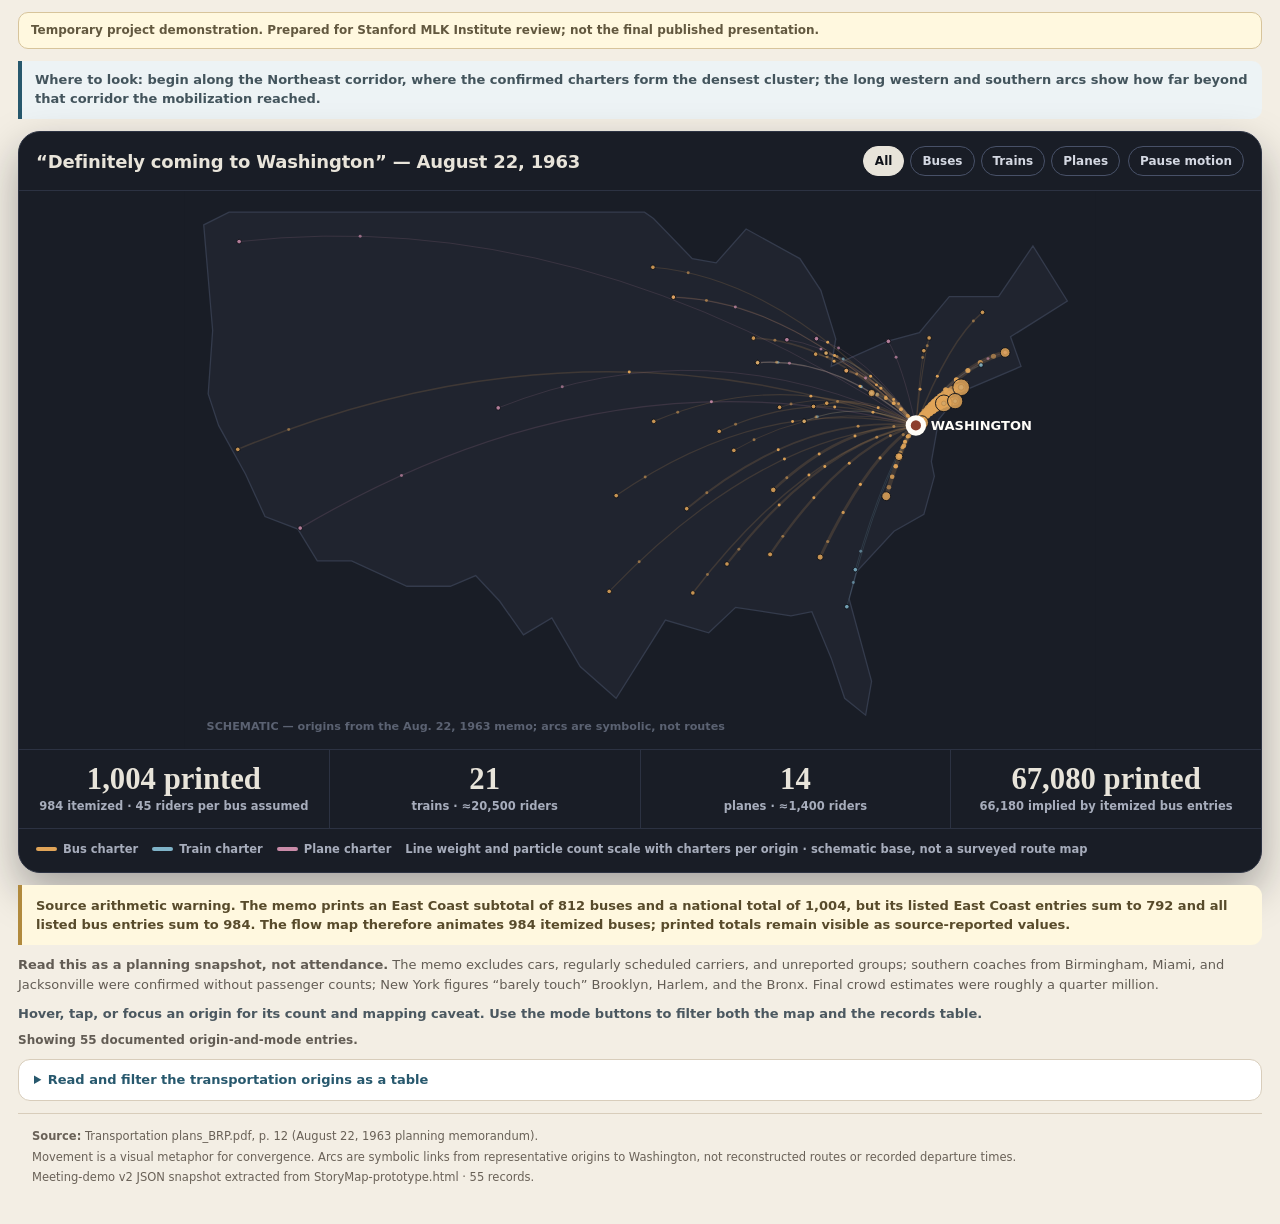
<file: index.html>
<!doctype html>
<html lang="en">
<head>
  <meta charset="utf-8">
  <meta name="viewport" content="width=device-width, initial-scale=1">
  <meta name="robots" content="noindex,nofollow">
  <meta name="theme-color" content="#191d26">
  <meta name="description" content="Interactive schematic map of buses, chartered trains, and planes recorded as definitely coming to the 1963 March on Washington.">
  <title>Definitely coming to Washington — interactive demonstration</title>
  <link rel="stylesheet" href="./assets/convergence.css">
</head>
<body>
  <a class="skip-link" href="#visualization">Skip to the visualization</a>
  <main>
    <p class="staging-banner" role="note"><strong>Temporary project demonstration.</strong> Prepared for Stanford MLK Institute review; not the final published presentation.</p>

    <section class="visualization" id="visualization" aria-labelledby="visualization-title">
      <h1 class="sr-only" id="visualization-title">Definitely coming to Washington — August 22, 1963</h1>
      <p class="map-reading-note"><strong>Where to look:</strong> begin along the Northeast corridor, where the confirmed charters form the densest cluster; the long western and southern arcs show how far beyond that corridor the mobilization reached.</p>

      <div class="flow-shell">
        <div class="flow-toolbar">
          <strong>“Definitely coming to Washington” — August 22, 1963</strong>
          <div class="flow-actions">
            <div class="flow-controls" aria-label="Filter transportation modes">
              <button type="button" class="mode-toggle on" data-mode="all" aria-pressed="true">All</button>
              <button type="button" class="mode-toggle" data-mode="bus" aria-pressed="false">Buses</button>
              <button type="button" class="mode-toggle" data-mode="train" aria-pressed="false">Trains</button>
              <button type="button" class="mode-toggle" data-mode="plane" aria-pressed="false">Planes</button>
            </div>
            <button type="button" class="pause-toggle" id="pauseToggle" aria-pressed="false">Pause motion</button>
          </div>
        </div>

        <div class="flow-wrap">
          <svg id="flowSvg" viewBox="0 0 980 600" role="group" aria-labelledby="flowMapTitle flowMapDescription" aria-describedby="flowInstructions" focusable="false" preserveAspectRatio="xMidYMid meet"></svg>
          <div class="flow-tip" id="flowTip" role="status" aria-live="polite"></div>
          <div class="load-error" id="loadError" hidden>
            <strong>The interactive map could not load its data.</strong>
            <span>Open the records table below or reload the page.</span>
          </div>
        </div>

        <div class="mode-metrics" aria-label="Transportation planning totals">
          <div class="metric"><b>1,004 printed</b><span>984 itemized · 45 riders per bus assumed</span></div>
          <div class="metric"><b>21</b><span>trains · ≈20,500 riders</span></div>
          <div class="metric"><b>14</b><span>planes · ≈1,400 riders</span></div>
          <div class="metric"><b>67,080 printed</b><span>66,180 implied by itemized bus entries</span></div>
        </div>

        <div class="flow-legend">
          <span><i class="bus"></i>Bus charter</span>
          <span><i class="train"></i>Train charter</span>
          <span><i class="plane"></i>Plane charter</span>
          <span>Line weight and particle count scale with charters per origin · schematic base, not a surveyed route map</span>
        </div>
      </div>

      <div class="data-discrepancy" role="note"><strong>Source arithmetic warning.</strong> The memo prints an East Coast subtotal of 812 buses and a national total of 1,004, but its listed East Coast entries sum to 792 and all listed bus entries sum to 984. The flow map therefore animates 984 itemized buses; printed totals remain visible as source-reported values.</div>

      <p class="flow-note"><strong>Read this as a planning snapshot, not attendance.</strong> The memo excludes cars, regularly scheduled carriers, and unreported groups; southern coaches from Birmingham, Miami, and Jacksonville were confirmed without passenger counts; New York figures “barely touch” Brooklyn, Harlem, and the Bronx. Final crowd estimates were roughly a quarter million.</p>

      <p class="interaction-note" id="flowInstructions">Hover, tap, or focus an origin for its count and mapping caveat. Use the mode buttons to filter both the map and the records table.</p>
      <div class="flow-a11y-status" id="flowA11yStatus" aria-live="polite">Loading 55 documented origin-and-mode entries…</div>

      <details class="flow-data" id="records">
        <summary>Read and filter the transportation origins as a table</summary>
        <div class="flow-table-scroll">
          <table>
            <caption class="sr-only">Cities, modes, charter counts, and geometry notes from the August 22 transportation memorandum</caption>
            <thead><tr><th scope="col">Origin</th><th scope="col">Mode</th><th scope="col">Charters</th><th scope="col">Map note</th></tr></thead>
            <tbody id="flowDataBody"></tbody>
          </table>
        </div>
      </details>
    </section>

    <footer>
      <p><strong>Source:</strong> Transportation plans_BRP.pdf, p. 12 (August 22, 1963 planning memorandum).</p>
      <p>Movement is a visual metaphor for convergence. Arcs are symbolic links from representative origins to Washington, not reconstructed routes or recorded departure times.</p>
      <p id="dataVersion">Data snapshot: local meeting-demo package.</p>
    </footer>
  </main>
  <script src="./config.js"></script>
  <script src="./assets/convergence.js"></script>
</body>
</html>
</file>
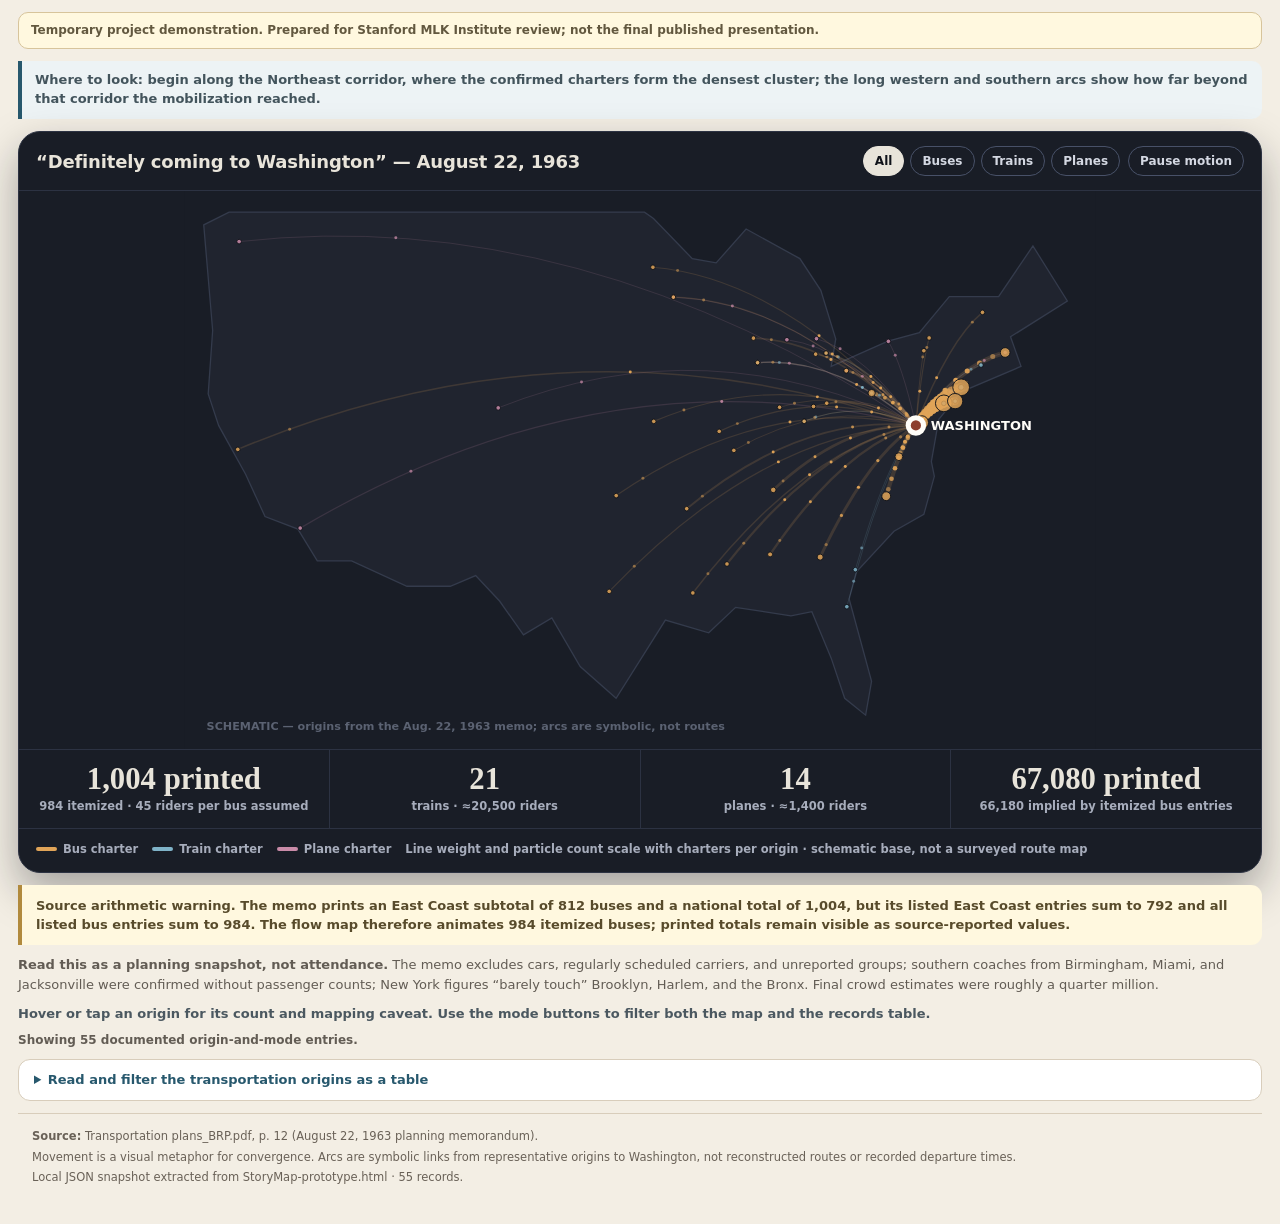
<file: march-convergence-demo/index.html>
<!doctype html>
<html lang="en">
<head>
  <meta charset="utf-8">
  <meta name="viewport" content="width=device-width, initial-scale=1">
  <meta name="robots" content="noindex,nofollow">
  <meta name="theme-color" content="#191d26">
  <meta name="description" content="Interactive schematic map of buses, chartered trains, and planes recorded as definitely coming to the 1963 March on Washington.">
  <title>Definitely coming to Washington — interactive demonstration</title>
  <link rel="stylesheet" href="./assets/convergence.css">
</head>
<body>
  <a class="skip-link" href="#visualization">Skip to the visualization</a>
  <main>
    <p class="staging-banner" role="note"><strong>Temporary project demonstration.</strong> Prepared for Stanford MLK Institute review; not the final published presentation.</p>

    <section class="visualization" id="visualization" aria-labelledby="visualization-title">
      <h1 class="sr-only" id="visualization-title">Definitely coming to Washington — August 22, 1963</h1>
      <p class="map-reading-note"><strong>Where to look:</strong> begin along the Northeast corridor, where the confirmed charters form the densest cluster; the long western and southern arcs show how far beyond that corridor the mobilization reached.</p>

      <div class="flow-shell">
        <div class="flow-toolbar">
          <strong>“Definitely coming to Washington” — August 22, 1963</strong>
          <div class="flow-actions">
            <div class="flow-controls" aria-label="Filter transportation modes">
              <button type="button" class="mode-toggle on" data-mode="all" aria-pressed="true">All</button>
              <button type="button" class="mode-toggle" data-mode="bus" aria-pressed="false">Buses</button>
              <button type="button" class="mode-toggle" data-mode="train" aria-pressed="false">Trains</button>
              <button type="button" class="mode-toggle" data-mode="plane" aria-pressed="false">Planes</button>
            </div>
            <button type="button" class="pause-toggle" id="pauseToggle" aria-pressed="false">Pause motion</button>
          </div>
        </div>

        <div class="flow-wrap">
          <svg id="flowSvg" viewBox="0 0 980 600" aria-hidden="true" focusable="false" preserveAspectRatio="xMidYMid meet"></svg>
          <div class="flow-tip" id="flowTip" role="status" aria-live="polite"></div>
          <div class="load-error" id="loadError" hidden>
            <strong>The interactive map could not load its data.</strong>
            <span>Open the records table below or reload the page.</span>
          </div>
        </div>

        <div class="mode-metrics" aria-label="Transportation planning totals">
          <div class="metric"><b>1,004 printed</b><span>984 itemized · 45 riders per bus assumed</span></div>
          <div class="metric"><b>21</b><span>trains · ≈20,500 riders</span></div>
          <div class="metric"><b>14</b><span>planes · ≈1,400 riders</span></div>
          <div class="metric"><b>67,080 printed</b><span>66,180 implied by itemized bus entries</span></div>
        </div>

        <div class="flow-legend">
          <span><i class="bus"></i>Bus charter</span>
          <span><i class="train"></i>Train charter</span>
          <span><i class="plane"></i>Plane charter</span>
          <span>Line weight and particle count scale with charters per origin · schematic base, not a surveyed route map</span>
        </div>
      </div>

      <div class="data-discrepancy" role="note"><strong>Source arithmetic warning.</strong> The memo prints an East Coast subtotal of 812 buses and a national total of 1,004, but its listed East Coast entries sum to 792 and all listed bus entries sum to 984. The flow map therefore animates 984 itemized buses; printed totals remain visible as source-reported values.</div>

      <p class="flow-note"><strong>Read this as a planning snapshot, not attendance.</strong> The memo excludes cars, regularly scheduled carriers, and unreported groups; southern coaches from Birmingham, Miami, and Jacksonville were confirmed without passenger counts; New York figures “barely touch” Brooklyn, Harlem, and the Bronx. Final crowd estimates were roughly a quarter million.</p>

      <p class="interaction-note">Hover or tap an origin for its count and mapping caveat. Use the mode buttons to filter both the map and the records table.</p>
      <div class="flow-a11y-status" id="flowA11yStatus" aria-live="polite">Loading 55 documented origin-and-mode entries…</div>

      <details class="flow-data" id="records">
        <summary>Read and filter the transportation origins as a table</summary>
        <div class="flow-table-scroll">
          <table>
            <caption class="sr-only">Cities, modes, charter counts, and geometry notes from the August 22 transportation memorandum</caption>
            <thead><tr><th scope="col">Origin</th><th scope="col">Mode</th><th scope="col">Charters</th><th scope="col">Map note</th></tr></thead>
            <tbody id="flowDataBody"></tbody>
          </table>
        </div>
      </details>
    </section>

    <footer>
      <p><strong>Source:</strong> Transportation plans_BRP.pdf, p. 12 (August 22, 1963 planning memorandum).</p>
      <p>Movement is a visual metaphor for convergence. Arcs are symbolic links from representative origins to Washington, not reconstructed routes or recorded departure times.</p>
      <p id="dataVersion">Data snapshot: local meeting-demo package.</p>
    </footer>
  </main>
  <script src="./config.js"></script>
  <script src="./assets/convergence.js"></script>
</body>
</html>
</file>
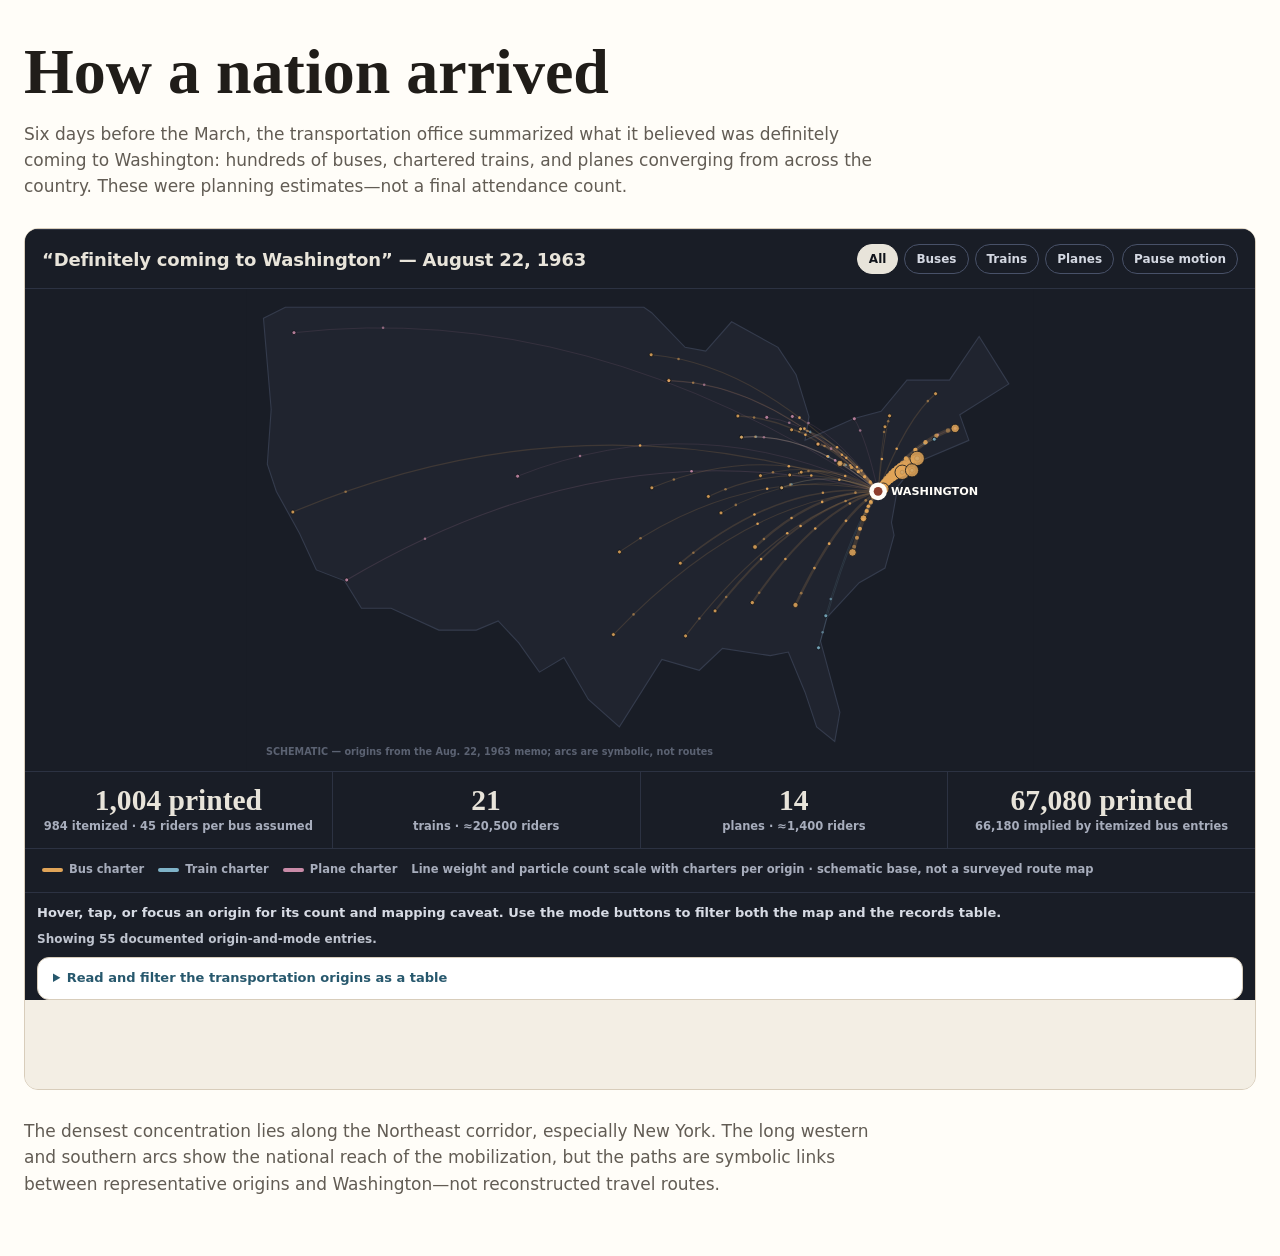
<file: test/storymap-frame.html>
<!doctype html>
<html lang="en"><head><meta charset="utf-8"><meta name="viewport" content="width=device-width,initial-scale=1"><title>StoryMap iframe simulation</title><style>body{margin:0;background:#fffdf8;color:#201d19;font-family:Georgia,serif}.story{max-width:1250px;margin:auto;padding:42px 24px}.story h1{font-size:clamp(38px,5vw,68px);line-height:.95;margin:0 0 18px}.story>p{max-width:850px;font:17px/1.55 system-ui,sans-serif;color:#625c54}.embed{margin:28px 0;border:1px solid #d8cdbb;border-radius:14px;overflow:hidden;background:#f3eee4}.embed iframe{display:block;width:100%;height:860px;border:0}@media(max-width:700px){.story{padding:28px 12px}.embed iframe{height:690px}}</style></head><body><main class="story"><h1>How a nation arrived</h1><p>Six days before the March, the transportation office summarized what it believed was definitely coming to Washington: hundreds of buses, chartered trains, and planes converging from across the country. These were planning estimates—not a final attendance count.</p><div class="embed"><iframe src="../index.html?embed=1" title="Animated map of transportation plans for the March on Washington"></iframe></div><p>The densest concentration lies along the Northeast corridor, especially New York. The long western and southern arcs show the national reach of the mobilization, but the paths are symbolic links between representative origins and Washington—not reconstructed travel routes.</p></main></body></html>
</file>
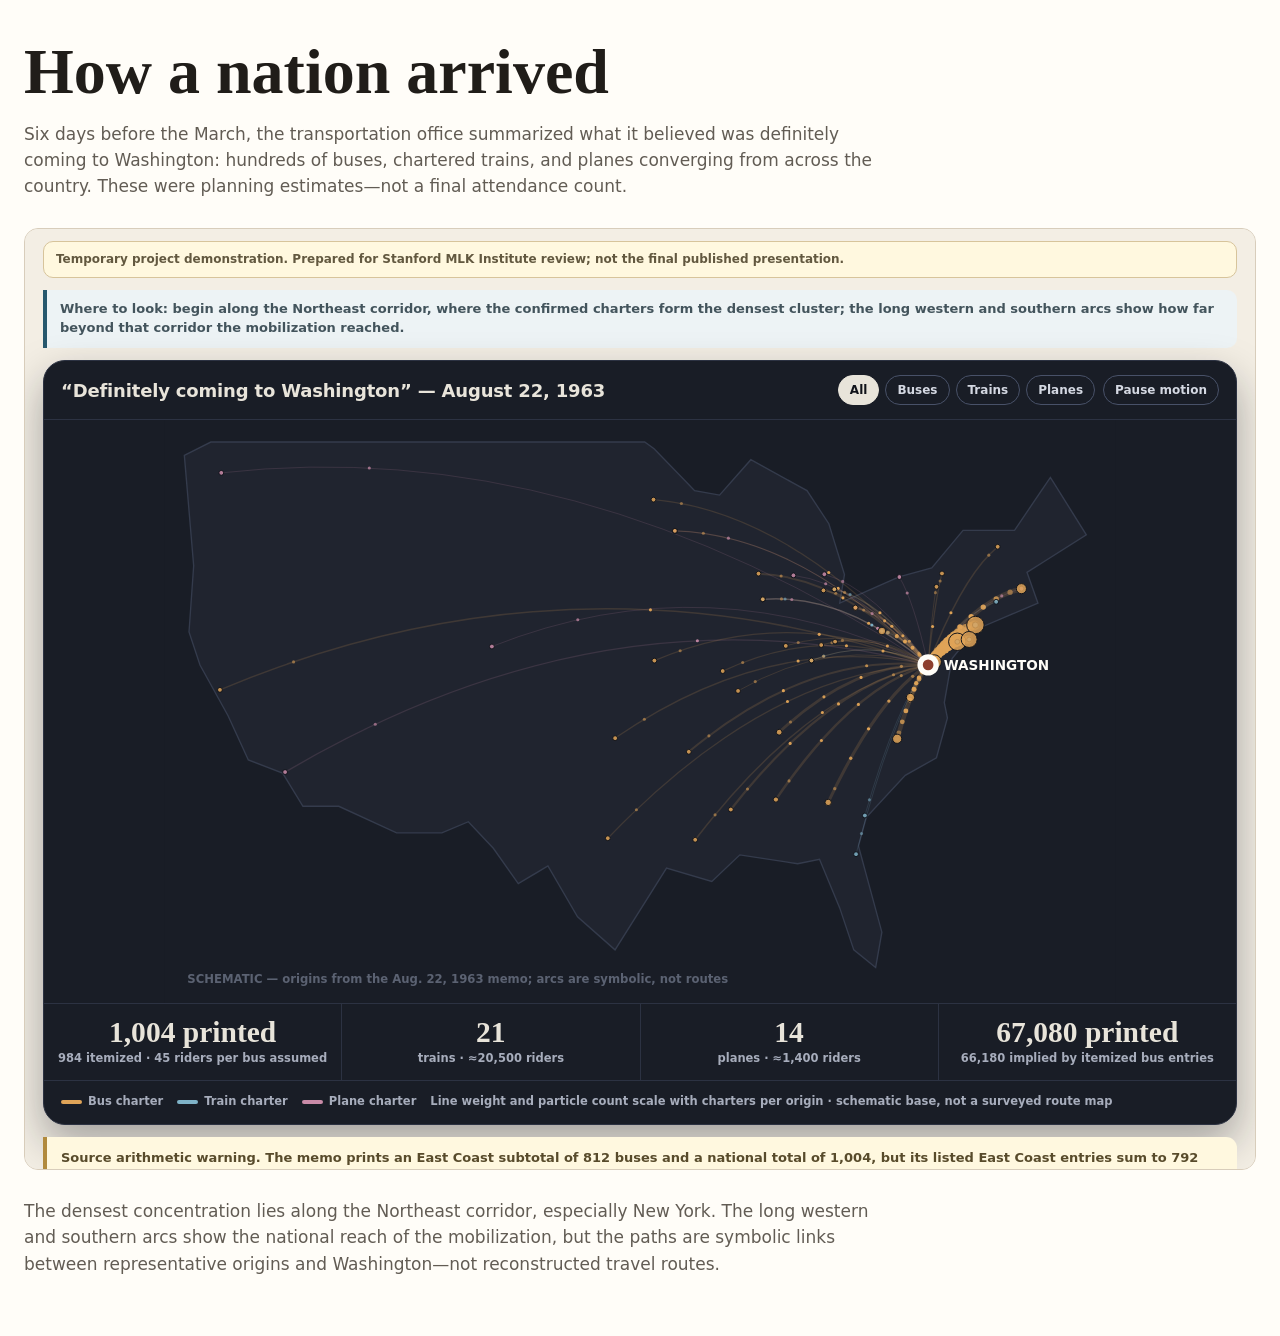
<file: march-convergence-demo/test/storymap-frame.html>
<!doctype html>
<html lang="en"><head><meta charset="utf-8"><meta name="viewport" content="width=device-width,initial-scale=1"><title>StoryMap iframe simulation</title><style>body{margin:0;background:#fffdf8;color:#201d19;font-family:Georgia,serif}.story{max-width:1250px;margin:auto;padding:42px 24px}.story h1{font-size:clamp(38px,5vw,68px);line-height:.95;margin:0 0 18px}.story>p{max-width:850px;font:17px/1.55 system-ui,sans-serif;color:#625c54}.embed{margin:28px 0;border:1px solid #d8cdbb;border-radius:14px;overflow:hidden;background:#f3eee4}.embed iframe{display:block;width:100%;height:940px;border:0}@media(max-width:700px){.story{padding:28px 12px}.embed iframe{height:850px}}</style></head><body><main class="story"><h1>How a nation arrived</h1><p>Six days before the March, the transportation office summarized what it believed was definitely coming to Washington: hundreds of buses, chartered trains, and planes converging from across the country. These were planning estimates—not a final attendance count.</p><div class="embed"><iframe src="../index.html" title="Animated map of transportation plans for the March on Washington"></iframe></div><p>The densest concentration lies along the Northeast corridor, especially New York. The long western and southern arcs show the national reach of the mobilization, but the paths are symbolic links between representative origins and Washington—not reconstructed travel routes.</p></main></body></html>
</file>
<file: assets/convergence.css>
:root{
  --night:#191d26;--night-2:#20242f;--line:#343b4c;--ink:#e8e4da;--muted:#a7adbc;
  --paper:#fffdf8;--cream:#f3eee4;--rust:#8d3e2d;--blue:#27586d;--gold:#b18a3d;
  --bus:#e0a458;--train:#7fb3c8;--plane:#c98ba8;--sans:ui-sans-serif,system-ui,"Segoe UI",sans-serif;
}
*{box-sizing:border-box}
html{color-scheme:light;background:var(--cream)}
body{margin:0;background:var(--cream);color:#201d19;font-family:Georgia,"Times New Roman",serif}
button{font:inherit}
.skip-link{position:fixed;left:12px;top:12px;z-index:1000;transform:translateY(-160%);padding:10px 14px;background:#fff;color:#15120f;border:2px solid var(--rust);border-radius:8px;font:800 13px/1 var(--sans)}
.skip-link:focus{transform:none}
main{max-width:1450px;margin:0 auto;padding:12px 18px 24px}
.staging-banner{margin:0 auto 12px;max-width:1350px;border:1px solid #d7c49b;border-radius:10px;background:#fff8df;padding:9px 12px;color:#62583f;font:650 12px/1.45 var(--sans)}
.visualization{scroll-margin-top:10px}
.sr-only{position:absolute!important;width:1px!important;height:1px!important;padding:0!important;margin:-1px!important;overflow:hidden!important;clip:rect(0,0,0,0)!important;white-space:nowrap!important;border:0!important}
.map-reading-note{max-width:1350px;margin:0 auto 12px;border-left:4px solid var(--blue);background:#edf3f5;border-radius:0 10px 10px 0;padding:10px 13px;color:#43545c;font:650 13px/1.45 var(--sans)}
.flow-shell{max-width:1350px;margin:auto;background:var(--night);border-radius:22px;overflow:hidden;border:1px solid #2c3242;box-shadow:0 18px 42px rgba(15,18,26,.34)}
.flow-toolbar{display:flex;flex-wrap:wrap;gap:11px;justify-content:space-between;align-items:center;padding:14px 17px;border-bottom:1px solid #2c3242;color:var(--ink);font-family:var(--sans)}
.flow-toolbar>strong{font-size:18px;letter-spacing:-.01em}
.flow-actions{display:flex;align-items:center;justify-content:flex-end;gap:8px;flex-wrap:wrap}
.flow-controls{display:flex;gap:6px;flex-wrap:wrap}
.flow-controls button,.pause-toggle{border:1px solid #485168;border-radius:999px;padding:8px 11px;background:transparent;color:#d4d8e2;cursor:pointer;font:750 12px/1 var(--sans)}
.flow-controls button.on{color:#10131a;background:#e8e4da;border-color:#e8e4da}
.pause-toggle[aria-pressed="true"]{background:#5a3340;border-color:#a96a7b;color:#fff}
.flow-wrap{position:relative;background:var(--night);min-height:390px}
.flow-wrap svg{display:block;width:100%;height:clamp(390px,62vh,600px)}
.flow-tip{position:absolute;display:none;pointer-events:none;width:min(270px,calc(100% - 24px));background:rgba(18,21,29,.97);border:1px solid #59637a;color:var(--ink);border-radius:10px;padding:10px 12px;font:600 12px/1.45 var(--sans);z-index:5;box-shadow:0 10px 26px rgba(0,0,0,.32)}
.flow-tip small{color:#b8bdca}.flow-tip b{font-size:13px;color:#fff}
.load-error{position:absolute;inset:0;display:grid;place-content:center;gap:6px;text-align:center;padding:30px;background:#20242f;color:#fff;font:700 15px/1.45 var(--sans)}.load-error[hidden]{display:none}.load-error span{color:#c4c8d2;font-weight:500}
.mode-metrics{display:grid;grid-template-columns:repeat(4,1fr);gap:1px;background:#2c3242;border-top:1px solid #2c3242}
.metric{padding:14px 8px;text-align:center;background:var(--night);color:var(--ink)}
.metric b{display:block;font-size:clamp(21px,2.4vw,31px);line-height:1}.metric span{display:block;margin-top:4px;font:700 11.5px/1.3 var(--sans);color:var(--muted)}
.flow-legend{display:flex;gap:14px;flex-wrap:wrap;padding:12px 17px 15px;color:var(--muted);font:600 11.5px/1.4 var(--sans);border-top:1px solid #2c3242}
.flow-legend i{display:inline-block;width:21px;height:4px;border-radius:2px;margin-right:6px;vertical-align:middle}.flow-legend .bus{background:var(--bus)}.flow-legend .train{background:var(--train)}.flow-legend .plane{background:var(--plane)}
.data-discrepancy{max-width:1350px;margin:12px auto 0;border-left:4px solid var(--gold);background:#fff8df;border-radius:0 11px 11px 0;padding:11px 14px;color:#584b2b;font:600 13px/1.48 var(--sans)}
.flow-note,.interaction-note{max-width:1350px;margin:10px auto 0;color:#625c54;font:500 13px/1.5 var(--sans)}.interaction-note{font-weight:700;color:#4b5860}
.flow-a11y-status{max-width:1350px;margin:8px auto 0;color:#625c54;font:650 12px/1.4 var(--sans)}
.flow-data{max-width:1350px;margin:10px auto 0;border:1px solid #d8cdbb;border-radius:12px;background:#fff;overflow:hidden}.flow-data summary{cursor:pointer;padding:12px 15px;font:800 13px/1.3 var(--sans);color:var(--blue)}
.flow-table-scroll{max-height:360px;overflow:auto;border-top:1px solid #d8cdbb}.flow-data table{width:100%;border-collapse:collapse;font:500 12.5px/1.4 var(--sans)}.flow-data th,.flow-data td{padding:8px 10px;border-bottom:1px solid #eee6d8;text-align:left;vertical-align:top}.flow-data thead th{position:sticky;top:0;background:#f8f4eb;font-weight:800;z-index:1}.flow-data tbody th{font-weight:750}.flow-data tr[hidden]{display:none}
footer{max-width:1350px;margin:12px auto 0;padding:11px 14px;border-top:1px solid #d8cdbb;color:#696157;font:500 11.5px/1.5 var(--sans)}footer p{margin:3px 0}
:focus-visible{outline:3px solid #f2bb58!important;outline-offset:3px!important}
@media(max-width:700px){main{padding:8px}.staging-banner{margin-bottom:8px}.map-reading-note{margin-bottom:8px}.flow-shell{border-radius:14px}.flow-toolbar{align-items:flex-start;padding:12px}.flow-toolbar>strong{width:100%;font-size:16px}.flow-actions{width:100%;justify-content:space-between}.flow-wrap{min-height:0}.flow-wrap svg{height:auto;aspect-ratio:980/600}.mode-metrics{grid-template-columns:1fr 1fr}.metric{padding:12px 7px}.metric b{font-size:23px}.flow-legend{padding:11px 12px}.flow-data table{min-width:660px}.flow-tip{font-size:11.5px}}
@media(max-width:430px){.flow-actions{align-items:flex-start;flex-direction:column}.pause-toggle{align-self:flex-start}.flow-controls button,.pause-toggle{padding:8px 10px}.map-reading-note,.data-discrepancy,.flow-note,.interaction-note{font-size:12.5px}}
@media(prefers-reduced-motion:reduce){html{scroll-behavior:auto}}


/* v2: keyboard/touch access and StoryMap-optimized embed mode */
.flow-origin{cursor:pointer}
.flow-origin .flow-origin-dot{transition:stroke-width .12s ease,filter .12s ease,fill-opacity .12s ease}
.flow-origin:hover .flow-origin-dot,.flow-origin:focus-visible .flow-origin-dot{stroke:#fffdf8;stroke-width:3;fill-opacity:1;filter:drop-shadow(0 0 5px rgba(242,187,88,.95))}
.flow-origin:focus{outline:none}
.embed-mode body{background:var(--night)}
.embed-mode main{max-width:none;padding:0}
.embed-mode .staging-banner,.embed-mode .map-reading-note,.embed-mode .data-discrepancy,.embed-mode .flow-note,.embed-mode footer{display:none}
.embed-mode .flow-shell{max-width:none;border-radius:0;border-left:0;border-right:0;box-shadow:none}
.embed-mode .flow-wrap svg{height:clamp(390px,56vh,540px)}
.embed-mode .interaction-note,.embed-mode .flow-a11y-status,.embed-mode .flow-data{margin-left:12px;margin-right:12px}
.embed-mode .interaction-note{color:#d7dbe4}
.embed-mode .flow-a11y-status{color:#bfc4cf}
.embed-mode .flow-data{margin-bottom:10px}
@media(max-width:700px){.embed-mode .flow-wrap svg{height:auto}.embed-mode .interaction-note,.embed-mode .flow-a11y-status,.embed-mode .flow-data{margin-left:8px;margin-right:8px}}
@media(prefers-reduced-motion:reduce){.flow-origin .flow-origin-dot{transition:none}}
</file>
<file: march-convergence-demo/assets/convergence.css>
:root{
  --night:#191d26;--night-2:#20242f;--line:#343b4c;--ink:#e8e4da;--muted:#a7adbc;
  --paper:#fffdf8;--cream:#f3eee4;--rust:#8d3e2d;--blue:#27586d;--gold:#b18a3d;
  --bus:#e0a458;--train:#7fb3c8;--plane:#c98ba8;--sans:ui-sans-serif,system-ui,"Segoe UI",sans-serif;
}
*{box-sizing:border-box}
html{color-scheme:light;background:var(--cream)}
body{margin:0;background:var(--cream);color:#201d19;font-family:Georgia,"Times New Roman",serif}
button{font:inherit}
.skip-link{position:fixed;left:12px;top:12px;z-index:1000;transform:translateY(-160%);padding:10px 14px;background:#fff;color:#15120f;border:2px solid var(--rust);border-radius:8px;font:800 13px/1 var(--sans)}
.skip-link:focus{transform:none}
main{max-width:1450px;margin:0 auto;padding:12px 18px 24px}
.staging-banner{margin:0 auto 12px;max-width:1350px;border:1px solid #d7c49b;border-radius:10px;background:#fff8df;padding:9px 12px;color:#62583f;font:650 12px/1.45 var(--sans)}
.visualization{scroll-margin-top:10px}
.sr-only{position:absolute!important;width:1px!important;height:1px!important;padding:0!important;margin:-1px!important;overflow:hidden!important;clip:rect(0,0,0,0)!important;white-space:nowrap!important;border:0!important}
.map-reading-note{max-width:1350px;margin:0 auto 12px;border-left:4px solid var(--blue);background:#edf3f5;border-radius:0 10px 10px 0;padding:10px 13px;color:#43545c;font:650 13px/1.45 var(--sans)}
.flow-shell{max-width:1350px;margin:auto;background:var(--night);border-radius:22px;overflow:hidden;border:1px solid #2c3242;box-shadow:0 18px 42px rgba(15,18,26,.34)}
.flow-toolbar{display:flex;flex-wrap:wrap;gap:11px;justify-content:space-between;align-items:center;padding:14px 17px;border-bottom:1px solid #2c3242;color:var(--ink);font-family:var(--sans)}
.flow-toolbar>strong{font-size:18px;letter-spacing:-.01em}
.flow-actions{display:flex;align-items:center;justify-content:flex-end;gap:8px;flex-wrap:wrap}
.flow-controls{display:flex;gap:6px;flex-wrap:wrap}
.flow-controls button,.pause-toggle{border:1px solid #485168;border-radius:999px;padding:8px 11px;background:transparent;color:#d4d8e2;cursor:pointer;font:750 12px/1 var(--sans)}
.flow-controls button.on{color:#10131a;background:#e8e4da;border-color:#e8e4da}
.pause-toggle[aria-pressed="true"]{background:#5a3340;border-color:#a96a7b;color:#fff}
.flow-wrap{position:relative;background:var(--night);min-height:390px}
.flow-wrap svg{display:block;width:100%;height:clamp(390px,62vh,600px)}
.flow-tip{position:absolute;display:none;pointer-events:none;width:min(270px,calc(100% - 24px));background:rgba(18,21,29,.97);border:1px solid #59637a;color:var(--ink);border-radius:10px;padding:10px 12px;font:600 12px/1.45 var(--sans);z-index:5;box-shadow:0 10px 26px rgba(0,0,0,.32)}
.flow-tip small{color:#b8bdca}.flow-tip b{font-size:13px;color:#fff}
.load-error{position:absolute;inset:0;display:grid;place-content:center;gap:6px;text-align:center;padding:30px;background:#20242f;color:#fff;font:700 15px/1.45 var(--sans)}.load-error[hidden]{display:none}.load-error span{color:#c4c8d2;font-weight:500}
.mode-metrics{display:grid;grid-template-columns:repeat(4,1fr);gap:1px;background:#2c3242;border-top:1px solid #2c3242}
.metric{padding:14px 8px;text-align:center;background:var(--night);color:var(--ink)}
.metric b{display:block;font-size:clamp(21px,2.4vw,31px);line-height:1}.metric span{display:block;margin-top:4px;font:700 11.5px/1.3 var(--sans);color:var(--muted)}
.flow-legend{display:flex;gap:14px;flex-wrap:wrap;padding:12px 17px 15px;color:var(--muted);font:600 11.5px/1.4 var(--sans);border-top:1px solid #2c3242}
.flow-legend i{display:inline-block;width:21px;height:4px;border-radius:2px;margin-right:6px;vertical-align:middle}.flow-legend .bus{background:var(--bus)}.flow-legend .train{background:var(--train)}.flow-legend .plane{background:var(--plane)}
.data-discrepancy{max-width:1350px;margin:12px auto 0;border-left:4px solid var(--gold);background:#fff8df;border-radius:0 11px 11px 0;padding:11px 14px;color:#584b2b;font:600 13px/1.48 var(--sans)}
.flow-note,.interaction-note{max-width:1350px;margin:10px auto 0;color:#625c54;font:500 13px/1.5 var(--sans)}.interaction-note{font-weight:700;color:#4b5860}
.flow-a11y-status{max-width:1350px;margin:8px auto 0;color:#625c54;font:650 12px/1.4 var(--sans)}
.flow-data{max-width:1350px;margin:10px auto 0;border:1px solid #d8cdbb;border-radius:12px;background:#fff;overflow:hidden}.flow-data summary{cursor:pointer;padding:12px 15px;font:800 13px/1.3 var(--sans);color:var(--blue)}
.flow-table-scroll{max-height:360px;overflow:auto;border-top:1px solid #d8cdbb}.flow-data table{width:100%;border-collapse:collapse;font:500 12.5px/1.4 var(--sans)}.flow-data th,.flow-data td{padding:8px 10px;border-bottom:1px solid #eee6d8;text-align:left;vertical-align:top}.flow-data thead th{position:sticky;top:0;background:#f8f4eb;font-weight:800;z-index:1}.flow-data tbody th{font-weight:750}.flow-data tr[hidden]{display:none}
footer{max-width:1350px;margin:12px auto 0;padding:11px 14px;border-top:1px solid #d8cdbb;color:#696157;font:500 11.5px/1.5 var(--sans)}footer p{margin:3px 0}
:focus-visible{outline:3px solid #f2bb58!important;outline-offset:3px!important}
@media(max-width:700px){main{padding:8px}.staging-banner{margin-bottom:8px}.map-reading-note{margin-bottom:8px}.flow-shell{border-radius:14px}.flow-toolbar{align-items:flex-start;padding:12px}.flow-toolbar>strong{width:100%;font-size:16px}.flow-actions{width:100%;justify-content:space-between}.flow-wrap{min-height:0}.flow-wrap svg{height:auto;aspect-ratio:980/600}.mode-metrics{grid-template-columns:1fr 1fr}.metric{padding:12px 7px}.metric b{font-size:23px}.flow-legend{padding:11px 12px}.flow-data table{min-width:660px}.flow-tip{font-size:11.5px}}
@media(max-width:430px){.flow-actions{align-items:flex-start;flex-direction:column}.pause-toggle{align-self:flex-start}.flow-controls button,.pause-toggle{padding:8px 10px}.map-reading-note,.data-discrepancy,.flow-note,.interaction-note{font-size:12.5px}}
@media(prefers-reduced-motion:reduce){html{scroll-behavior:auto}.pause-toggle{display:none}}
</file>
